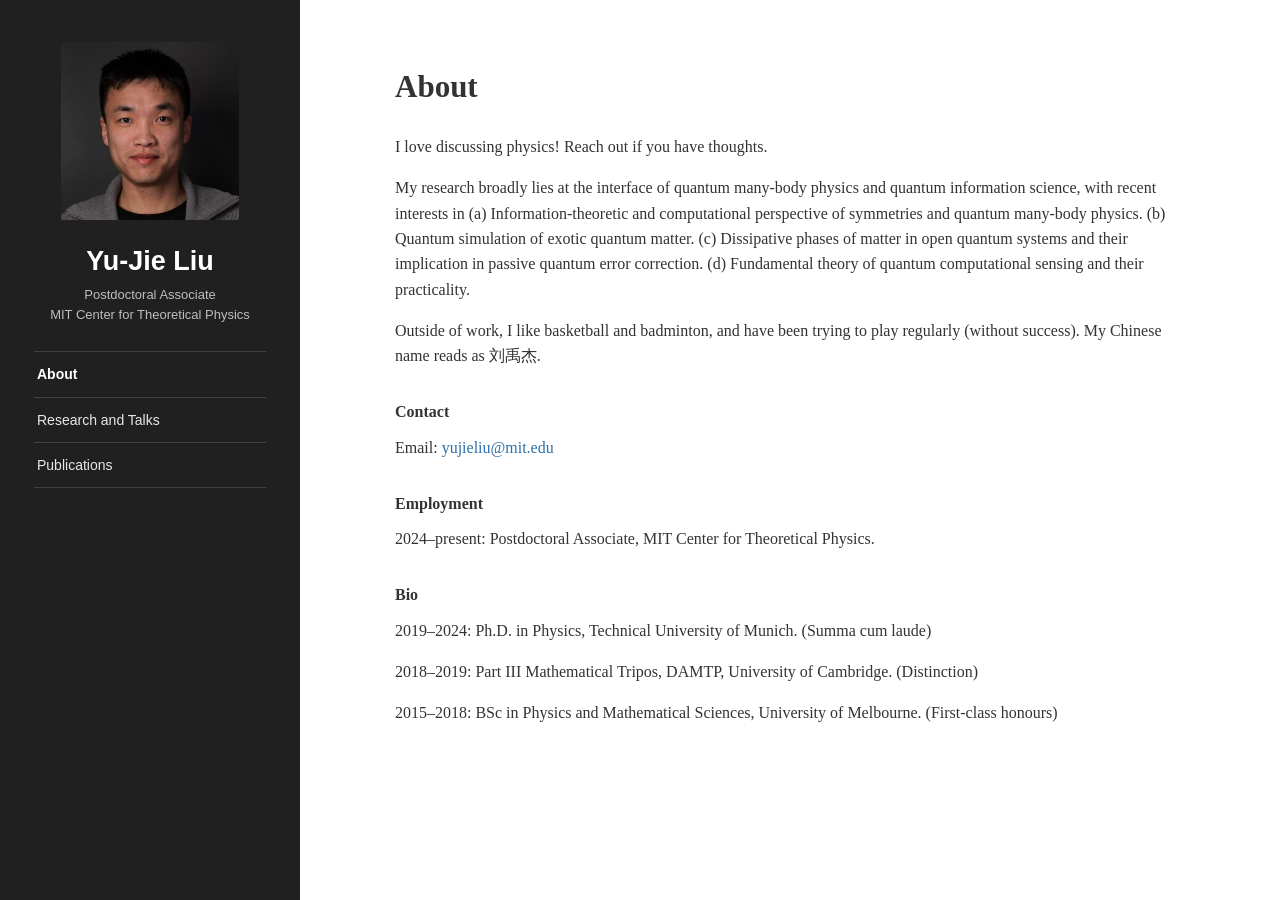
<file: index.html>
<!doctype html>
<html lang="en">
<head>
  <!-- Google tag (gtag.js) -->
  <script async src="https://www.googletagmanager.com/gtag/js?id=G-WERB67WK6W"></script>
  <script>
    window.dataLayer = window.dataLayer || [];
    function gtag(){dataLayer.push(arguments);}
    gtag('js', new Date());
  
    gtag('config', 'G-WERB67WK6W');
  </script>
   
  <meta charset="utf-8">
  <meta name="viewport" content="width=device-width, initial-scale=1">
  <title>Yu-Jie Liu – About</title>
  <link rel="stylesheet" href="style.css">
</head>
<body>

<aside class="sidebar"> 
  <img class="profile-photo" src="profile.jpg" alt="Yu-Jie Liu">

  <div class="sidebar-name">Yu-Jie Liu</div>
  <p class="sidebar-subtitle">
    Postdoctoral Associate<br>
    MIT Center for Theoretical Physics
  </p>

  <ul class="sidebar-nav">
    <li><a href="index.html" class="active">About</a></li>
    <li><a href="research.html" class="">Research and Talks</a></li>
    <li><a href="publications.html" class="">Publications</a></li>
  </ul>

</aside>

<div class="main">
  <main class="content">
    <h1>About</h1>

    <p>
      I love discussing physics! Reach out if you have thoughts.
    </p>

    <p>
      My research broadly lies at the interface of quantum many-body physics
      and quantum information science, with recent interests in (a) Information-theoretic and computational perspective of symmetries and quantum many-body physics. (b) Quantum simulation of exotic quantum matter.
      (c) Dissipative phases of matter in open quantum systems and their implication in passive quantum error correction.
(d) Fundamental theory of quantum computational sensing and their practicality.
    </p>

    <p>
      Outside of work, I like basketball and badminton, and have been trying to play regularly (without success). My Chinese name reads as 刘禹杰.
    </p>

    <h4>Contact</h4>
    <p>Email: <a href="mailto:yujieliu@mit.edu">yujieliu@mit.edu</a></p>

    <h4>Employment</h4>
    <p>2024–present: Postdoctoral Associate, MIT Center for Theoretical Physics.</p>

    <h4>Bio</h4>
    <p>2019–2024: Ph.D. in Physics, Technical University of Munich. (Summa cum laude)</p>
    <p>2018–2019: Part III Mathematical Tripos, DAMTP, University of Cambridge. (Distinction)</p>
    <p>2015–2018: BSc in Physics and Mathematical Sciences, University of Melbourne. (First-class honours)</p>
  </main>
</div>

<script>
const input = document.getElementById('site-search-input');
if (input) {
  input.addEventListener('keydown', function(e) {
    if (e.key === 'Enter') {
      e.preventDefault();
      const q = input.value.trim().toLowerCase();
      if (!q) return;
      if (q.includes('research')) window.location.href = 'research.html';
      else if (q.includes('publication') || q.includes('paper')) window.location.href = 'publications.html';
      else if (q.includes('about') || q.includes('bio') || q.includes('contact')) window.location.href = 'index.html';
      else {
        const el = Array.from(document.querySelectorAll('main *')).find(
          x => x.children.length === 0 && x.textContent.toLowerCase().includes(q)
        );
        if (el) {
          el.scrollIntoView({behavior:'smooth', block:'center'});
        }
      }
    }
  });
}
</script>
</body></html>
</file>
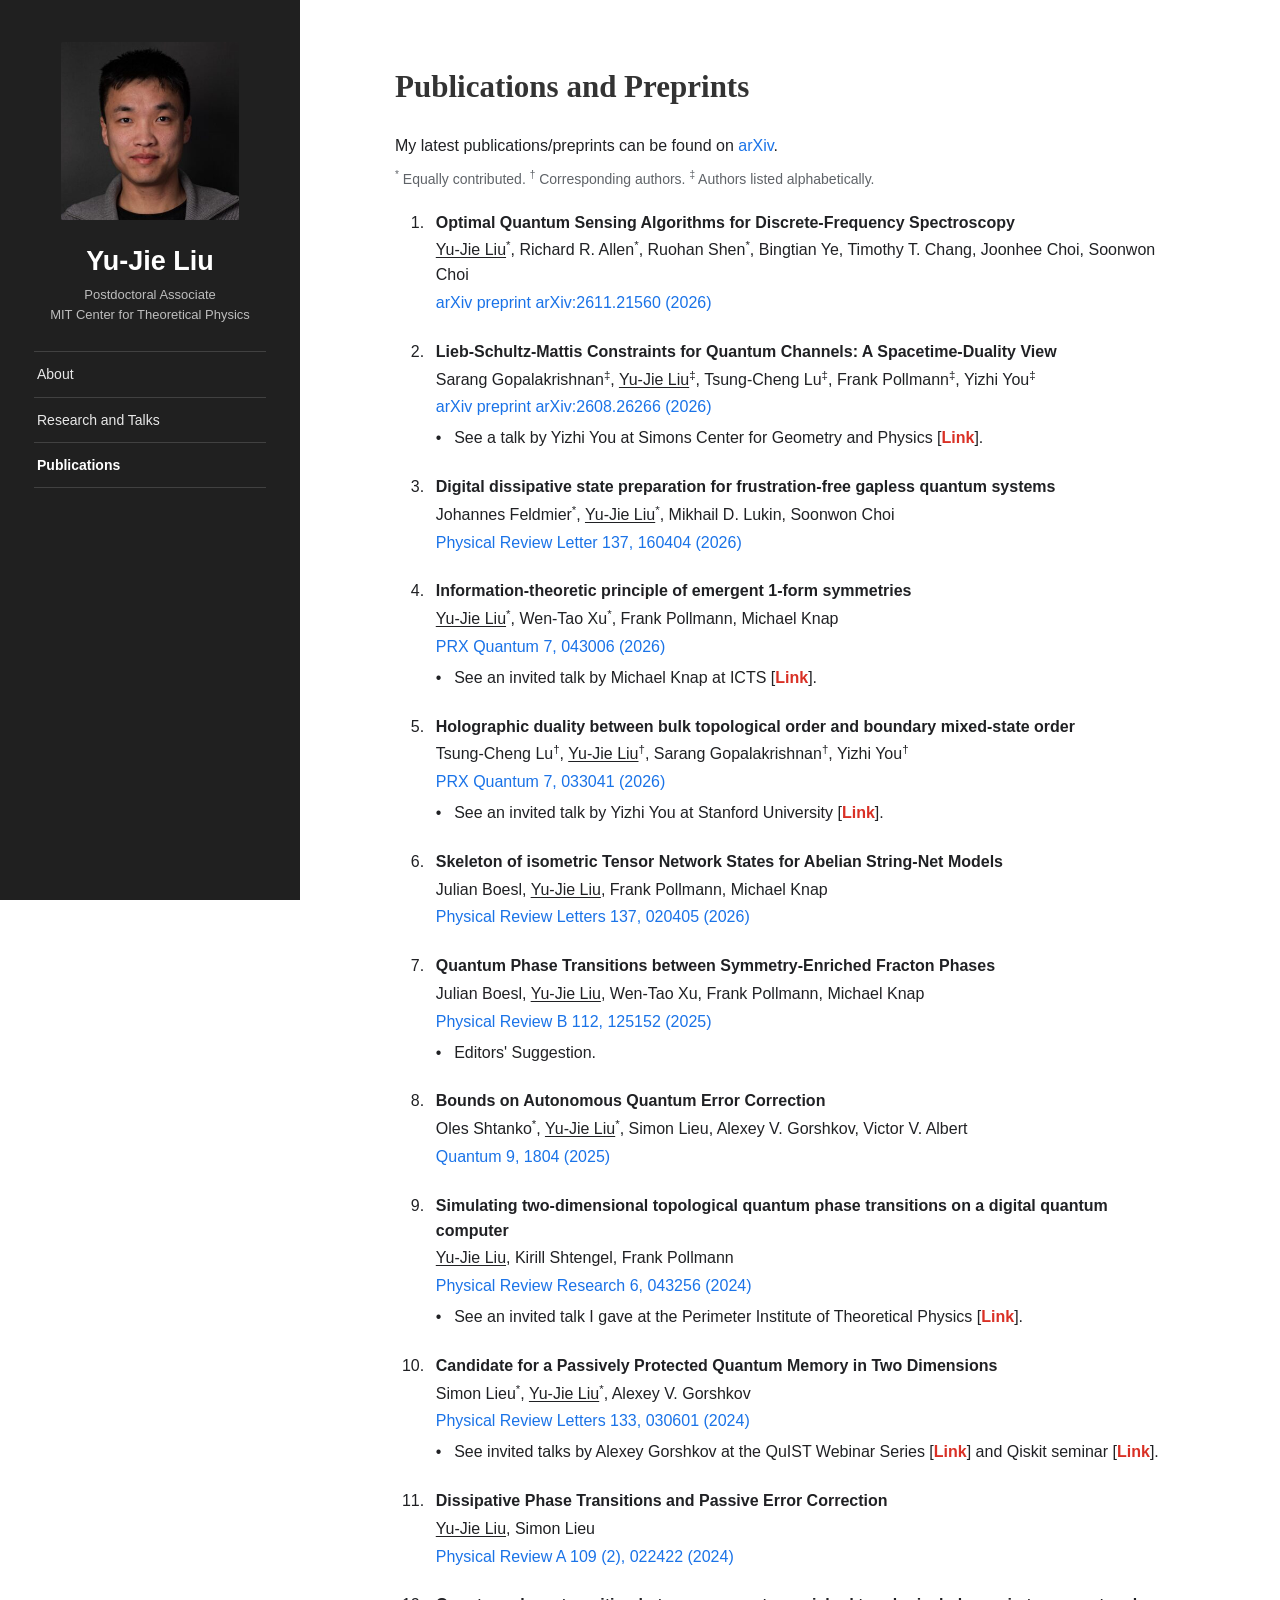
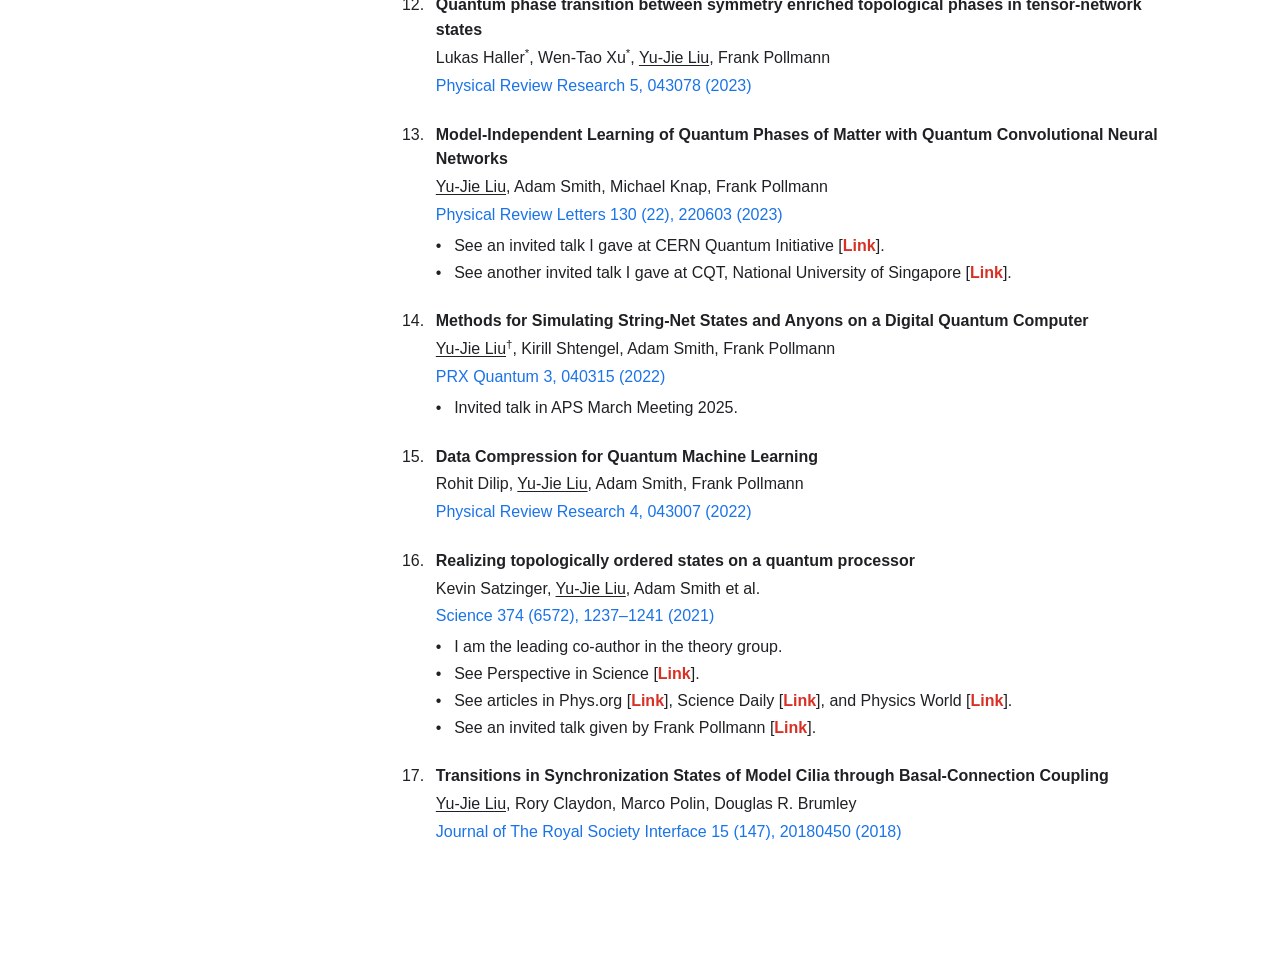
<file: publications.html>
<!doctype html>
<html lang="en"> 
<head>
  <!-- Google tag (gtag.js) -->
  <script async src="https://www.googletagmanager.com/gtag/js?id=G-WERB67WK6W"></script>
  <script>
    window.dataLayer = window.dataLayer || [];
    function gtag(){dataLayer.push(arguments);}
    gtag('js', new Date());
  
    gtag('config', 'G-WERB67WK6W');
  </script>
  <meta charset="utf-8">
  <meta name="viewport" content="width=device-width, initial-scale=1">
  <title>Yu-Jie Liu – Publications</title>
  <link rel="stylesheet" href="style.css">

  <style>
    .publication-list {
      box-sizing: border-box;
      max-width: 960px;
      margin: 0;
      padding: 0;
      color: #202124;
      font-family: Arial, Helvetica, sans-serif;
      font-size: 16px;
      line-height: 1.55;
    }

    .publication-key {
      margin: 0 0 20px;
      color: #5f6368;
      font-size: 14px;
    }

    .publication-intro {
      margin: 0 0 10px;
    }

    .publication-list ol {
      margin: 0;
      padding-left: 2.1rem;
    }

    .publication-list li {
      margin: 0 0 24px;
      padding-left: 0.45rem;
    }

    .publication-title {
      display: block;
      margin-bottom: 3px;
      color: #202124;
      font-weight: 700;
    }

    .publication-authors,
    .publication-venue {
      display: block;
    }

    .publication-venue {
      margin-top: 3px;
    }

    .publication-list .me {
      text-decoration: underline;
      text-decoration-thickness: 1px;
      text-underline-offset: 2px;
    }

    .publication-list sup {
      font-size: 0.72em;
      line-height: 0;
    }

    .publication-list a {
      text-decoration: none;
    }

    .publication-list a:hover,
    .publication-list a:focus {
      text-decoration: underline;
    }

    .publication-link {
      color: #1a73e8;
    }

    .talk-link {
      color: #d93025;
      font-weight: 600;
    }

    .publication-notes {
      margin: 6px 0 0;
      padding: 0;
      list-style: none;
    }

    .publication-notes li {
      margin: 2px 0;
      padding: 0 0 0 1.15em;
      position: relative;
    }

    .publication-notes li::before {
      content: "\2022";
      position: absolute;
      left: 0;
    }

    @media (max-width: 600px) {
      .publication-list {
        font-size: 15px;
      }

      .publication-list ol {
        padding-left: 1.7rem;
      }

      .publication-list li {
        margin-bottom: 20px;
      }
    }
  </style>
</head>

<body>

<aside class="sidebar">
  <img class="profile-photo" src="profile.jpg" alt="Yu-Jie Liu">

  <div class="sidebar-name">Yu-Jie Liu</div>
  <p class="sidebar-subtitle">
    Postdoctoral Associate<br>
    MIT Center for Theoretical Physics
  </p>


  <ul class="sidebar-nav">
    <li><a href="index.html">About</a></li>
    <li><a href="research.html">Research and Talks</a></li>
    <li><a href="publications.html" class="active">Publications</a></li>
  </ul>
</aside>

<div class="main">
  <main class="content">
    <h1>Publications and Preprints</h1>

    <div class="publication-list" role="region" aria-label="Publications">
      <p class="publication-intro">
        My latest publications/preprints can be found on
        <a class="publication-link" href="http://arxiv.org/a/liu_y_32" target="_blank" rel="noopener noreferrer">arXiv</a>.
      </p>

      <p class="publication-key">
        <sup>*</sup> Equally contributed.
        <sup>&dagger;</sup> Corresponding authors.
        <sup>&Dagger;</sup> Authors listed alphabetically.
      </p>


      
      <ol>
       <li>
          <span class="publication-title">Optimal Quantum Sensing Algorithms for Discrete-Frequency Spectroscopy</span>
          <span class="publication-authors"><span class="me">Yu-Jie Liu</span><sup>*</sup>, Richard R. Allen<sup>*</sup>, Ruohan Shen<sup>*</sup>, Bingtian Ye, Timothy T. Chang, Joonhee Choi, Soonwon Choi
          <span class="publication-venue"><a class="publication-link" href="https://arxiv.org/abs/2611.21560" target="_blank" rel="noopener noreferrer">arXiv preprint arXiv:2611.21560 (2026)</a></span>
        </li>

        
        <li>
          <span class="publication-title">Lieb-Schultz-Mattis Constraints for Quantum Channels: A Spacetime-Duality View</span>
          <span class="publication-authors">Sarang Gopalakrishnan<sup>&Dagger;</sup>, <span class="me">Yu-Jie Liu</span><sup>&Dagger;</sup>, Tsung-Cheng Lu<sup>&Dagger;</sup>, Frank Pollmann<sup>&Dagger;</sup>, Yizhi You<sup>&Dagger;</sup></span>
          <span class="publication-venue"><a class="publication-link" href="https://arxiv.org/abs/2608.26266" target="_blank" rel="noopener noreferrer">arXiv preprint arXiv:2608.26266 (2026)</a></span>
          <ul class="publication-notes">
            <li>See a talk by Yizhi You at Simons Center for Geometry and Physics [<a class="talk-link" href="https://scgp.stonybrook.edu/video_portal/video.php?id=7600" target="_blank" rel="noopener noreferrer">Link</a>].</li>
          </ul>
        </li>

        <li>
          <span class="publication-title">Digital dissipative state preparation for frustration-free gapless quantum systems</span>
          <span class="publication-authors">Johannes Feldmier<sup>*</sup>, <span class="me">Yu-Jie Liu</span><sup>*</sup>, Mikhail D. Lukin, Soonwon Choi</span>
          <span class="publication-venue"><a class="publication-link" href="https://journals.aps.org/prl/abstract/10.1103/bpc2-zlx5" target="_blank" rel="noopener noreferrer">Physical Review Letter 137, 160404  (2026)</a></span>
        </li>

        <li>
          <span class="publication-title">Information-theoretic principle of emergent 1-form symmetries</span>
          <span class="publication-authors"><span class="me">Yu-Jie Liu</span><sup>*</sup>, Wen-Tao Xu<sup>*</sup>, Frank Pollmann, Michael Knap</span>
          <span class="publication-venue"><a class="publication-link" href="https://journals.aps.org/prxquantum/abstract/10.1103/d6qf-5chk" target="_blank" rel="noopener noreferrer">PRX Quantum 7, 043006 (2026)</a></span>
          <ul class="publication-notes">
            <li>See an invited talk by Michael Knap at ICTS [<a class="talk-link" href="https://www.youtube.com/watch?v=biI4-jaYB5U" target="_blank" rel="noopener noreferrer">Link</a>].</li>
          </ul>
        </li>

        <li>
          <span class="publication-title">Holographic duality between bulk topological order and boundary mixed-state order</span>
          <span class="publication-authors">Tsung-Cheng Lu<sup>&dagger;</sup>, <span class="me">Yu-Jie Liu</span><sup>&dagger;</sup>, Sarang Gopalakrishnan<sup>&dagger;</sup>, Yizhi You<sup>&dagger;</sup></span>
          <span class="publication-venue"><a class="publication-link" href="https://journals.aps.org/prxquantum/abstract/10.1103/lrqp-pnl1" target="_blank" rel="noopener noreferrer">PRX Quantum 7, 033041 (2026)</a></span> 
          <ul class="publication-notes">
            <li>See an invited talk by Yizhi You at Stanford University [<a class="talk-link" href="https://www.youtube.com/watch?v=6I8Eoc5Vv6o" target="_blank" rel="noopener noreferrer">Link</a>].</li>
          </ul>
        </li>

        <li>
          <span class="publication-title">Skeleton of isometric Tensor Network States for Abelian String-Net Models</span>
          <span class="publication-authors">Julian Boesl, <span class="me">Yu-Jie Liu</span>, Frank Pollmann, Michael Knap</span>
          <span class="publication-venue"><a class="publication-link" href="https://journals.aps.org/prl/abstract/10.1103/d3fz-5755" target="_blank" rel="noopener noreferrer">Physical Review Letters 137, 020405 (2026)</a></span>
        </li>

        <li>
          <span class="publication-title">Quantum Phase Transitions between Symmetry-Enriched Fracton Phases</span>
          <span class="publication-authors">Julian Boesl, <span class="me">Yu-Jie Liu</span>, Wen-Tao Xu, Frank Pollmann, Michael Knap</span>
          <span class="publication-venue"><a class="publication-link" href="https://journals.aps.org/prb/abstract/10.1103/fsr8-xd4n" target="_blank" rel="noopener noreferrer">Physical Review B 112, 125152 (2025)</a></span>
          <ul class="publication-notes"><li>Editors' Suggestion.</li></ul>
        </li>

        <li>
          <span class="publication-title">Bounds on Autonomous Quantum Error Correction</span>
          <span class="publication-authors">Oles Shtanko<sup>*</sup>, <span class="me">Yu-Jie Liu</span><sup>*</sup>, Simon Lieu, Alexey V. Gorshkov, Victor V. Albert</span>
          <span class="publication-venue"><a class="publication-link" href="https://quantum-journal.org/papers/q-2025-07-22-1804/" target="_blank" rel="noopener noreferrer">Quantum 9, 1804 (2025)</a></span>
        </li>

        <li>
          <span class="publication-title">Simulating two-dimensional topological quantum phase transitions on a digital quantum computer</span>
          <span class="publication-authors"><span class="me">Yu-Jie Liu</span>, Kirill Shtengel, Frank Pollmann</span>
          <span class="publication-venue"><a class="publication-link" href="https://journals.aps.org/prresearch/abstract/10.1103/PhysRevResearch.6.043256" target="_blank" rel="noopener noreferrer">Physical Review Research 6, 043256 (2024)</a></span>
          <ul class="publication-notes">
            <li>See an invited talk I gave at the Perimeter Institute of Theoretical Physics [<a class="talk-link" href="https://pirsa.org/speaker/yu-jie-liu" target="_blank" rel="noopener noreferrer">Link</a>].</li>
          </ul>
        </li>

        <li>
          <span class="publication-title">Candidate for a Passively Protected Quantum Memory in Two Dimensions</span>
          <span class="publication-authors">Simon Lieu<sup>*</sup>, <span class="me">Yu-Jie Liu</span><sup>*</sup>, Alexey V. Gorshkov</span>
          <span class="publication-venue"><a class="publication-link" href="https://journals.aps.org/prl/abstract/10.1103/PhysRevLett.133.030601" target="_blank" rel="noopener noreferrer">Physical Review Letters 133, 030601 (2024)</a></span>
          <ul class="publication-notes">
            <li>See invited talks by Alexey Gorshkov at the QuIST Webinar Series [<a class="talk-link" href="https://www.koushare.com/live/details/11395" target="_blank" rel="noopener noreferrer">Link</a>] and Qiskit seminar [<a class="talk-link" href="https://www.youtube.com/watch?v=NhQnY_P9IE4&amp;ab_channel=Qiskit" target="_blank" rel="noopener noreferrer">Link</a>].</li>
          </ul>
        </li>

        <li>
          <span class="publication-title">Dissipative Phase Transitions and Passive Error Correction</span>
          <span class="publication-authors"><span class="me">Yu-Jie Liu</span>, Simon Lieu</span>
          <span class="publication-venue"><a class="publication-link" href="https://journals.aps.org/pra/abstract/10.1103/PhysRevA.109.022422" target="_blank" rel="noopener noreferrer">Physical Review A 109 (2), 022422 (2024)</a></span>
        </li>

        <li>
          <span class="publication-title">Quantum phase transition between symmetry enriched topological phases in tensor-network states</span>
          <span class="publication-authors">Lukas Haller<sup>*</sup>, Wen-Tao Xu<sup>*</sup>, <span class="me">Yu-Jie Liu</span>, Frank Pollmann</span>
          <span class="publication-venue"><a class="publication-link" href="https://journals.aps.org/prresearch/abstract/10.1103/PhysRevResearch.5.043078" target="_blank" rel="noopener noreferrer">Physical Review Research 5, 043078 (2023)</a></span>
        </li>

        <li>
          <span class="publication-title">Model-Independent Learning of Quantum Phases of Matter with Quantum Convolutional Neural Networks</span>
          <span class="publication-authors"><span class="me">Yu-Jie Liu</span>, Adam Smith, Michael Knap, Frank Pollmann</span>
          <span class="publication-venue"><a class="publication-link" href="https://journals.aps.org/prl/abstract/10.1103/PhysRevLett.130.220603" target="_blank" rel="noopener noreferrer">Physical Review Letters 130 (22), 220603 (2023)</a></span>
          <ul class="publication-notes">
            <li>See an invited talk I gave at CERN Quantum Initiative [<a class="talk-link" href="https://drive.google.com/file/d/18HQMPPaBEpFks5VeOqzGF2VBHcPZVmF9/view" target="_blank" rel="noopener noreferrer">Link</a>].</li>
            <li>See another invited talk I gave at CQT, National University of Singapore [<a class="talk-link" href="https://www.youtube.com/watch?v=DoOmWnhO5Ro" target="_blank" rel="noopener noreferrer">Link</a>].</li>
          </ul>
        </li>

        <li>
          <span class="publication-title">Methods for Simulating String-Net States and Anyons on a Digital Quantum Computer</span>
          <span class="publication-authors"><span class="me">Yu-Jie Liu</span><sup>&dagger;</sup>, Kirill Shtengel, Adam Smith, Frank Pollmann</span>
          <span class="publication-venue"><a class="publication-link" href="https://journals.aps.org/prxquantum/abstract/10.1103/PRXQuantum.3.040315" target="_blank" rel="noopener noreferrer">PRX Quantum 3, 040315 (2022)</a></span>
          <ul class="publication-notes"><li>Invited talk in APS March Meeting 2025.</li></ul>
        </li>

        <li>
          <span class="publication-title">Data Compression for Quantum Machine Learning</span>
          <span class="publication-authors">Rohit Dilip, <span class="me">Yu-Jie Liu</span>, Adam Smith, Frank Pollmann</span>
          <span class="publication-venue"><a class="publication-link" href="https://journals.aps.org/prresearch/abstract/10.1103/PhysRevResearch.4.043007" target="_blank" rel="noopener noreferrer">Physical Review Research 4, 043007 (2022)</a></span>
        </li>

        <li>
          <span class="publication-title">Realizing topologically ordered states on a quantum processor</span>
          <span class="publication-authors">Kevin Satzinger, <span class="me">Yu-Jie Liu</span>, Adam Smith et al.</span>
          <span class="publication-venue"><a class="publication-link" href="https://www.science.org/doi/10.1126/science.abi8378" target="_blank" rel="noopener noreferrer">Science 374 (6572), 1237&ndash;1241 (2021)</a></span>
          <ul class="publication-notes">
            <li>I am the leading co-author in the theory group.</li>
            <li>See Perspective in Science [<a class="talk-link" href="https://www.science.org/doi/10.1126/science.abl8910" target="_blank" rel="noopener noreferrer">Link</a>].</li>
            <li>See articles in Phys.org [<a class="talk-link" href="https://phys.org/news/2021-12-scientists-quantum-processor-simulate-2d.html" target="_blank" rel="noopener noreferrer">Link</a>], Science Daily [<a class="talk-link" href="https://www.sciencedaily.com/releases/2021/12/211202153927.htm" target="_blank" rel="noopener noreferrer">Link</a>], and Physics World [<a class="talk-link" href="https://physicsworld.com/a/long-range-quantum-entanglement-measured-at-last/" target="_blank" rel="noopener noreferrer">Link</a>].</li>
            <li>See an invited talk given by Frank Pollmann [<a class="talk-link" href="https://www.youtube.com/watch?v=VeH6gVBnVuo" target="_blank" rel="noopener noreferrer">Link</a>].</li>
          </ul>
        </li>

        <li>
          <span class="publication-title">Transitions in Synchronization States of Model Cilia through Basal-Connection Coupling</span>
          <span class="publication-authors"><span class="me">Yu-Jie Liu</span>, Rory Claydon, Marco Polin, Douglas R. Brumley</span>
          <span class="publication-venue"><a class="publication-link" href="https://royalsocietypublishing.org/rsif/article/15/147/20180450/35946" target="_blank" rel="noopener noreferrer">Journal of The Royal Society Interface 15 (147), 20180450 (2018)</a></span>
        </li>
      </ol>
    </div>

  </main>
</div>

<script>
const input = document.getElementById('site-search-input');
if (input) {
  input.addEventListener('keydown', function(e) {
    if (e.key === 'Enter') {
      e.preventDefault();
      const q = input.value.trim().toLowerCase();
      if (!q) return;
      if (q.includes('research')) window.location.href = 'research.html';
      else if (q.includes('publication') || q.includes('paper')) window.location.href = 'publications.html';
      else if (q.includes('about') || q.includes('bio') || q.includes('contact')) window.location.href = 'index.html';
      else {
        const el = Array.from(document.querySelectorAll('main *')).find(
          x => x.children.length === 0 && x.textContent.toLowerCase().includes(q)
        );
        if (el) {
          el.scrollIntoView({behavior:'smooth', block:'center'});
        }
      }
    }
  });
}
</script>

</body>
</html>
</file>
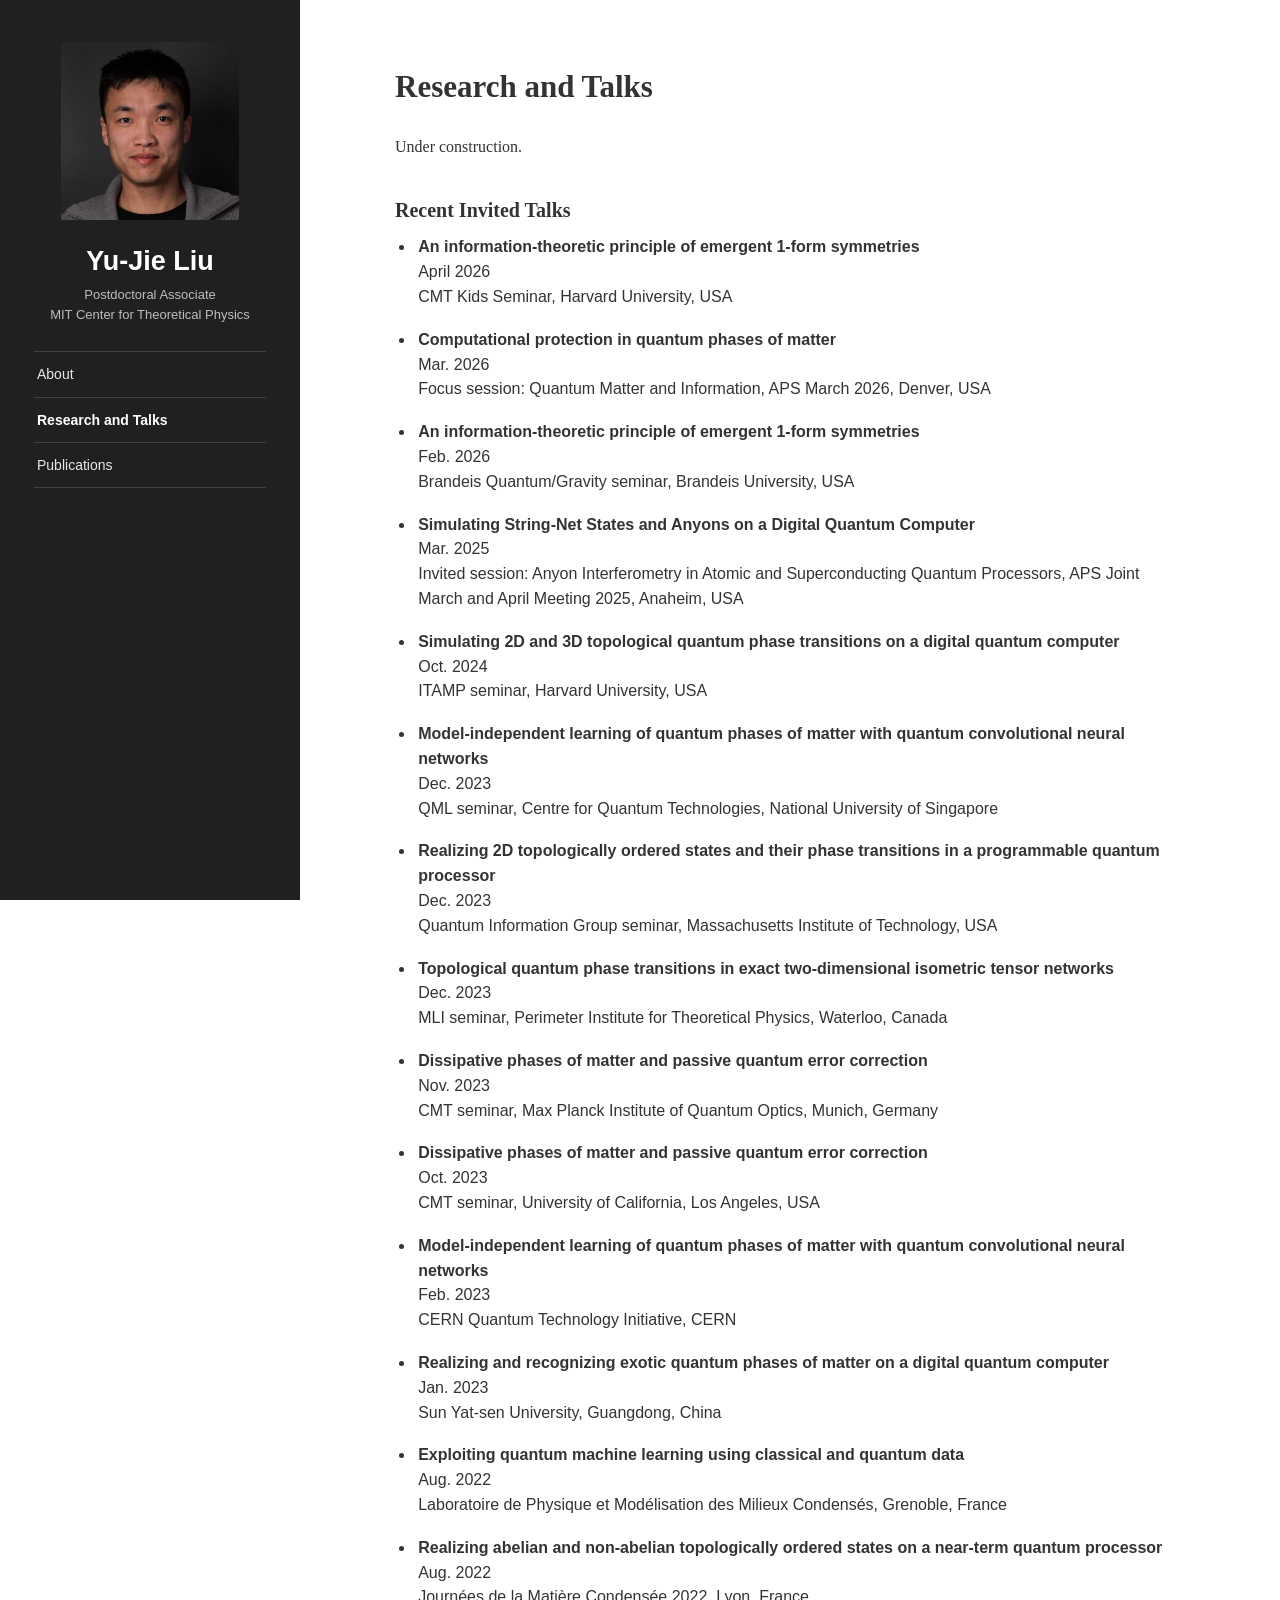
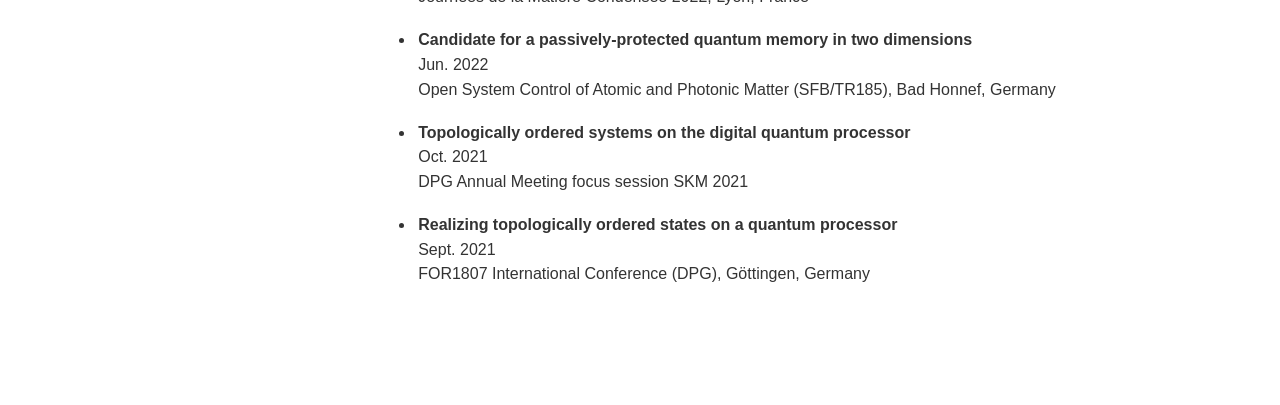
<file: research.html>
<!doctype html>
<html lang="en"> 
<head>
  <script async src="https://www.googletagmanager.com/gtag/js?id=G-WERB67WK6W"></script>
  <script>
    window.dataLayer = window.dataLayer || [];
    function gtag(){dataLayer.push(arguments);}
    gtag('js', new Date());
  
    gtag('config', 'G-WERB67WK6W');
  </script>
  <meta charset="utf-8">
  <meta name="viewport" content="width=device-width, initial-scale=1">
  <title>Research and Talks | Yu-Jie Liu</title>
  <link rel="stylesheet" href="style.css">

  <style>
    .talk-list {
      max-width: 960px;
      font-family: Arial, Helvetica, sans-serif;
      font-size: 16px;
      line-height: 1.55;
    }
    .talk-list ul { margin: 0; padding-left: 1.25rem; }
    .talk-list > ul > li { margin-bottom: 18px; padding-left: 0.2rem; }
    .talk-title { display: block; font-weight: 600; }
    .talk-date, .talk-venue { display: block; }
    @media (max-width: 600px) {
      .talk-list { font-size: 15px; }
      .talk-list > ul > li { margin-bottom: 16px; }
    }
  </style>
</head>
<body>

<aside class="sidebar">
  <img class="profile-photo" src="profile.jpg" alt="Yu-Jie Liu">
  <div class="sidebar-name">Yu-Jie Liu</div>
  <p class="sidebar-subtitle">
    Postdoctoral Associate<br>
    MIT Center for Theoretical Physics
  </p>
 
  <ul class="sidebar-nav">
    <li><a href="index.html">About</a></li>
    <li><a href="research.html" class="active">Research and Talks</a></li>
    <li><a href="publications.html">Publications</a></li>
  </ul>
</aside>

<div class="main">
  <main class="content">
    <h1>Research and Talks</h1>
    <p>
      Under construction.
    </p>
    <h2>Recent Invited Talks</h2>

    <div class="talk-list" role="region" aria-label="Invited talks">
      <ul>
        <li>
          <span class="talk-title">An information-theoretic principle of emergent 1-form symmetries</span>
          <span class="talk-date">April 2026</span>
          <span class="talk-venue">CMT Kids Seminar, Harvard University, USA</span>
        </li>
        <li>
          <span class="talk-title">Computational protection in quantum phases of matter</span>
          <span class="talk-date">Mar. 2026</span>
          <span class="talk-venue">Focus session: Quantum Matter and Information, APS March 2026, Denver, USA</span>
        </li>
        <li>
          <span class="talk-title">An information-theoretic principle of emergent 1-form symmetries</span>
          <span class="talk-date">Feb. 2026</span>
          <span class="talk-venue">Brandeis Quantum/Gravity seminar, Brandeis University, USA</span>
        </li>
        <li>
          <span class="talk-title">Simulating String-Net States and Anyons on a Digital Quantum Computer</span>
          <span class="talk-date">Mar. 2025</span>
          <span class="talk-venue">Invited session: Anyon Interferometry in Atomic and Superconducting Quantum Processors, APS Joint March and April Meeting 2025, Anaheim, USA</span>
        </li>
        <li>
          <span class="talk-title">Simulating 2D and 3D topological quantum phase transitions on a digital quantum computer</span>
          <span class="talk-date">Oct. 2024</span>
          <span class="talk-venue">ITAMP seminar, Harvard University, USA</span>
        </li>
        <li>
          <span class="talk-title">Model-independent learning of quantum phases of matter with quantum convolutional neural networks</span>
          <span class="talk-date">Dec. 2023</span>
          <span class="talk-venue">QML seminar, Centre for Quantum Technologies, National University of Singapore</span>
        </li>
        <li>
          <span class="talk-title">Realizing 2D topologically ordered states and their phase transitions in a programmable quantum processor</span>
          <span class="talk-date">Dec. 2023</span>
          <span class="talk-venue">Quantum Information Group seminar, Massachusetts Institute of Technology, USA</span>
        </li>
        <li>
          <span class="talk-title">Topological quantum phase transitions in exact two-dimensional isometric tensor networks</span>
          <span class="talk-date">Dec. 2023</span>
          <span class="talk-venue">MLI seminar, Perimeter Institute for Theoretical Physics, Waterloo, Canada</span>
        </li>
        <li>
          <span class="talk-title">Dissipative phases of matter and passive quantum error correction</span>
          <span class="talk-date">Nov. 2023</span>
          <span class="talk-venue">CMT seminar, Max Planck Institute of Quantum Optics, Munich, Germany</span>
        </li>
        <li>
          <span class="talk-title">Dissipative phases of matter and passive quantum error correction</span>
          <span class="talk-date">Oct. 2023</span>
          <span class="talk-venue">CMT seminar, University of California, Los Angeles, USA</span>
        </li>
        <li>
          <span class="talk-title">Model-independent learning of quantum phases of matter with quantum convolutional neural networks</span>
          <span class="talk-date">Feb. 2023</span>
          <span class="talk-venue">CERN Quantum Technology Initiative, CERN</span>
        </li>
        <li>
          <span class="talk-title">Realizing and recognizing exotic quantum phases of matter on a digital quantum computer</span>
          <span class="talk-date">Jan. 2023</span>
          <span class="talk-venue">Sun Yat-sen University, Guangdong, China</span>
        </li>
        <li>
          <span class="talk-title">Exploiting quantum machine learning using classical and quantum data</span>
          <span class="talk-date">Aug. 2022</span>
          <span class="talk-venue">Laboratoire de Physique et Modélisation des Milieux Condensés, Grenoble, France</span>
        </li>
        <li>
          <span class="talk-title">Realizing abelian and non-abelian topologically ordered states on a near-term quantum processor</span>
          <span class="talk-date">Aug. 2022</span>
          <span class="talk-venue">Journées de la Matière Condensée 2022, Lyon, France</span>
        </li>
        <li>
          <span class="talk-title">Candidate for a passively-protected quantum memory in two dimensions</span>
          <span class="talk-date">Jun. 2022</span>
          <span class="talk-venue">Open System Control of Atomic and Photonic Matter (SFB/TR185), Bad Honnef, Germany</span>
        </li>
        <li>
          <span class="talk-title">Topologically ordered systems on the digital quantum processor</span>
          <span class="talk-date">Oct. 2021</span>
          <span class="talk-venue">DPG Annual Meeting focus session SKM 2021</span>
        </li>
        <li>
          <span class="talk-title">Realizing topologically ordered states on a quantum processor</span>
          <span class="talk-date">Sept. 2021</span>
          <span class="talk-venue">FOR1807 International Conference (DPG), Göttingen, Germany</span>
        </li>
      </ul>
    </div>
  </main>
</div>

<script>
const input = document.getElementById('site-search-input');
if (input) {
  input.addEventListener('keydown', function(e) {
    if (e.key === 'Enter') {
      e.preventDefault();
      const q = input.value.trim().toLowerCase();
      if (!q) return;
      if (q.includes('research') || q.includes('talk')) window.location.href = 'research.html';
      else if (q.includes('publication') || q.includes('paper')) window.location.href = 'publications.html';
      else if (q.includes('about') || q.includes('bio') || q.includes('contact')) window.location.href = 'index.html';
      else {
        const el = Array.from(document.querySelectorAll('main *')).find(
          x => x.children.length === 0 && x.textContent.toLowerCase().includes(q)
        );
        if (el) el.scrollIntoView({behavior:'smooth', block:'center'});
      }
    }
  });
}
</script>

</body>
</html>
</file>
<file: style.css>
:root{
  --sidebar: 300px;
  --sidebar-bg: #202020;
  --sidebar-text: #f3f3f3;
  --sidebar-muted: #bdbdbd;
  --main-text: #333;
  --link: #2f6fa7;
}

* { box-sizing: border-box; }

html, body {
  margin: 0;
  min-height: 100%;
}

body {
  color: var(--main-text);
  background: #fff;
  font-family: Georgia, "Times New Roman", Times, serif;
  font-size: 16px;
  line-height: 1.58;
}

/* Fixed dark left column */
.sidebar {
  position: fixed;
  inset: 0 auto 0 0;
  width: var(--sidebar);
  min-height: 100vh;
  background: var(--sidebar-bg);
  color: var(--sidebar-text);
  padding: 42px 34px 36px;
  overflow-y: auto;
}

.profile-photo {
  width: 178px;
  height: 178px;
  object-fit: cover;
  display: block;
  margin: 0 auto 25px;
  border-radius: 2px;
}

.sidebar-name {
  margin: 0 0 8px;
  color: #fff;
  font-family: Arial, Helvetica, sans-serif;
  font-size: 27px;
  line-height: 1.2;
  font-weight: 600;
  text-align: center;
}

.sidebar-subtitle {
  margin: 0 auto 27px;
  max-width: 220px;
  color: var(--sidebar-muted);
  font-family: Arial, Helvetica, sans-serif;
  font-size: 13px;
  line-height: 1.5;
  text-align: center;
}

.site-search {
  margin: 0 0 27px;
}

.site-search input {
  width: 100%;
  height: 34px;
  padding: 7px 10px;
  border: 1px solid #555;
  border-radius: 2px;
  outline: none;
  background: #2c2c2c;
  color: #eee;
  font-family: Arial, Helvetica, sans-serif;
  font-size: 13px;
}

.site-search input::placeholder {
  color: #aaa;
}

.site-search input:focus {
  border-color: #888;
}

.sidebar-nav {
  margin: 0;
  padding: 0;
  list-style: none;
  border-top: 1px solid #414141;
}

.sidebar-nav li {
  margin: 0;
  border-bottom: 1px solid #414141;
}

.sidebar-nav a {
  display: block;
  padding: 11px 3px;
  color: #e8e8e8;
  text-decoration: none;
  font-family: Arial, Helvetica, sans-serif;
  font-size: 14px;
}

.sidebar-nav a:hover,
.sidebar-nav a.active {
  color: #fff;
  font-weight: 600;
}

.sidebar-links {
  margin-top: 27px;
  color: #bbb;
  font-family: Arial, Helvetica, sans-serif;
  font-size: 12.5px;
  line-height: 1.7;
  text-align: center;
}

.sidebar-links a {
  color: #d7d7d7;
  text-decoration: none;
}

.sidebar-links a:hover {
  text-decoration: underline;
}

/* White content pane */
.main {
  margin-left: var(--sidebar);
  min-height: 100vh;
}

.content {
  width: min(790px, calc(100% - 88px));
  margin: 0 auto;
  padding: 68px 0 100px;
}

h1 {
  margin: 0 0 29px;
  font-size: 31px;
  line-height: 1.2;
  font-weight: 700;
}

h2 {
  margin: 38px 0 12px;
  font-size: 20px;
  line-height: 1.3;
}

h4 {
  margin: 31px 0 10px;
  font-size: 16px;
}

p {
  margin: 0 0 16px;
}

a {
  color: var(--link);
  text-decoration: none;
}

a:hover {
  text-decoration: underline;
}

ol, ul {
  padding-left: 25px;
}

li {
  margin-bottom: 10px;
}

.publications li {
  margin-bottom: 17px;
}

.paper-title {
  font-style: normal;
}

.muted {
  color: #666;
}

@media (max-width: 800px) {
  .sidebar {
    position: relative;
    width: 100%;
    min-height: auto;
    padding: 28px 24px 22px;
  }

  .profile-photo {
    width: 135px;
    height: 135px;
    margin-bottom: 18px;
  }

  .sidebar-subtitle {
    margin-bottom: 19px;
  }

  .site-search {
    max-width: 420px;
    margin: 0 auto 18px;
  }

  .sidebar-nav {
    max-width: 420px;
    margin: 0 auto;
  }

  .main {
    margin-left: 0;
  }

  .content {
    width: min(100% - 36px, 790px);
    padding-top: 39px;
  }
}
</file>
